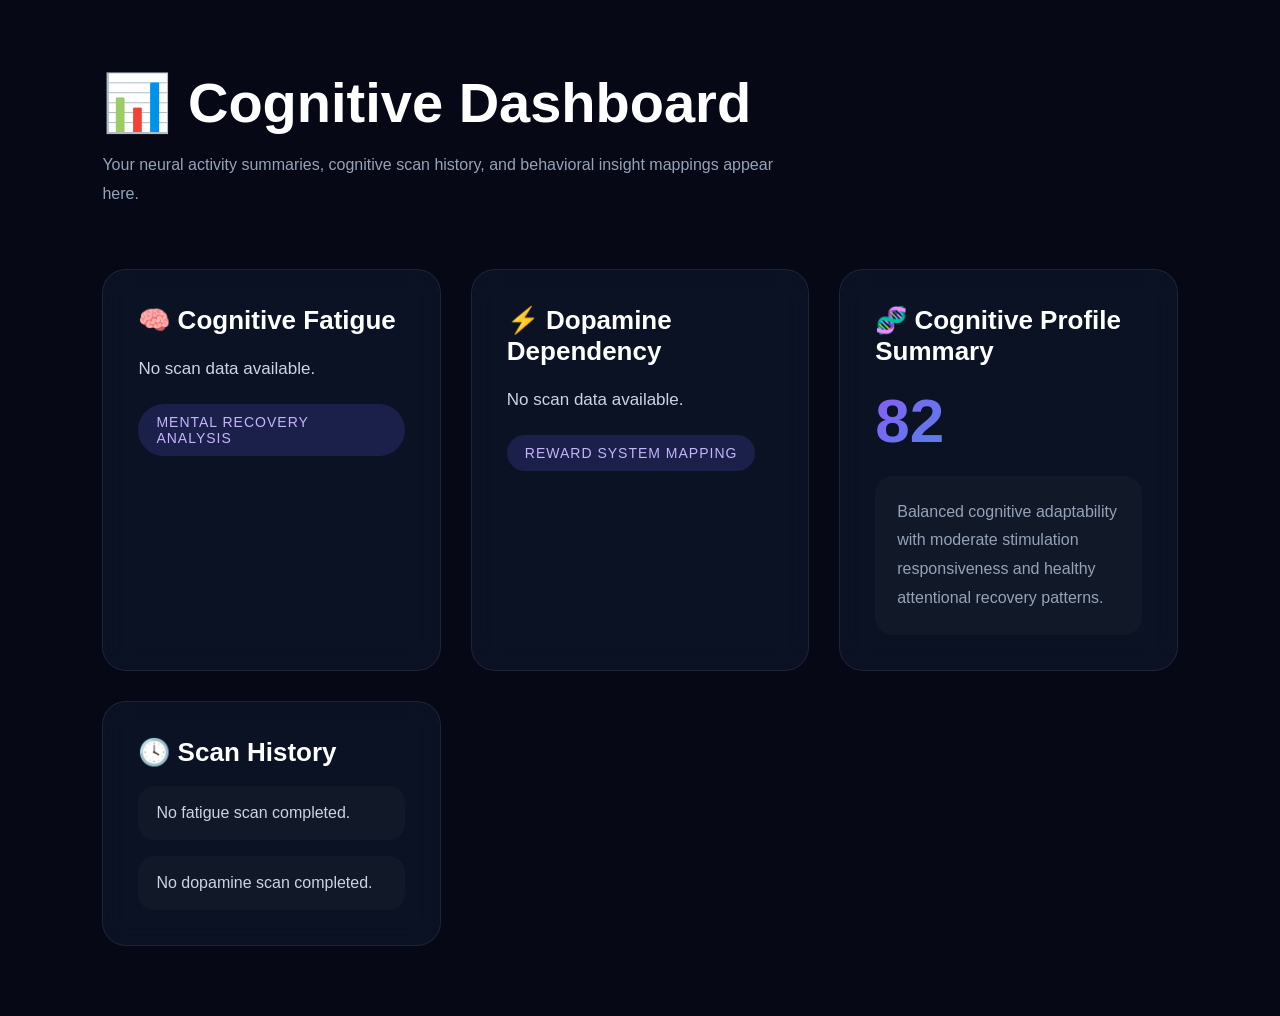
<file: dashboard.html>
<!DOCTYPE html>
<html lang="en">

<head>

<meta charset="UTF-8">
<meta name="viewport" content="width=device-width, initial-scale=1.0">

<title>Cerebra X Dashboard</title>

<link href="https://fonts.googleapis.com/css2?family=Poppins:wght@300;400;500;700&display=swap" rel="stylesheet">

<link rel="stylesheet" href="style.css">

<style>

.dashboard-container{
padding:70px 8%;
}

.dashboard-title{
font-size:56px;
margin-bottom:15px;
}

.dashboard-subtitle{
color:#94a3b8;
line-height:1.8;
margin-bottom:60px;
max-width:700px;
}

.dashboard-grid{
display:grid;
grid-template-columns:repeat(auto-fit,minmax(300px,1fr));
gap:30px;
}

.dashboard-card{
background:rgba(15,23,42,0.72);
border:1px solid rgba(255,255,255,0.08);
backdrop-filter:blur(14px);
padding:35px;
border-radius:24px;
transition:0.3s;
}

.dashboard-card:hover{
transform:translateY(-6px);
border-color:rgba(99,102,241,0.35);
}

.dashboard-card h2{
margin-bottom:18px;
font-size:26px;
}

.result-text{
color:#cbd5e1;
line-height:1.8;
font-size:17px;
}

.neural-score{
font-size:62px;
font-weight:700;
margin-top:10px;
background:linear-gradient(135deg,#8b5cf6,#06b6d4);
-webkit-background-clip:text;
-webkit-text-fill-color:transparent;
}

.profile-summary{
margin-top:20px;
padding:22px;
background:#111827;
border-radius:18px;
line-height:1.8;
color:#94a3b8;
}

.status-pill{
display:inline-block;
padding:10px 18px;
border-radius:40px;
background:rgba(99,102,241,0.18);
color:#c4b5fd;
margin-top:20px;
font-size:14px;
letter-spacing:1px;
text-transform:uppercase;
}

.scan-history{
margin-top:15px;
display:flex;
flex-direction:column;
gap:16px;
}

.history-item{
padding:18px;
background:#111827;
border-radius:16px;
color:#cbd5e1;
}

.empty-state{
color:#64748b;
line-height:1.8;
}

@media(max-width:768px){

.dashboard-title{
font-size:42px;
}

}

</style>

</head>

<body>

<div class="background-glow"></div>

<div class="dashboard-container">

<h1 class="dashboard-title">
📊 Cognitive Dashboard
</h1>

<p class="dashboard-subtitle">
Your neural activity summaries, cognitive scan history, and behavioral insight mappings appear here.
</p>

<div class="dashboard-grid">

<div class="dashboard-card">

<h2>
🧠 Cognitive Fatigue
</h2>

<div class="result-text" id="fatigueResult">
No scan data available.
</div>

<div class="status-pill">
Mental Recovery Analysis
</div>

</div>

<div class="dashboard-card">

<h2>
⚡ Dopamine Dependency
</h2>

<div class="result-text" id="dopamineResult">
No scan data available.
</div>

<div class="status-pill">
Reward System Mapping
</div>

</div>

<div class="dashboard-card">

<h2>
🧬 Cognitive Profile Summary
</h2>

<div class="neural-score" id="neuralScore">
82
</div>

<div class="profile-summary" id="profileSummary">

Balanced cognitive adaptability with moderate stimulation responsiveness and healthy attentional recovery patterns.

</div>

</div>

<div class="dashboard-card">

<h2>
🕓 Scan History
</h2>

<div class="scan-history">

<div class="history-item" id="historyFatigue">
No fatigue scan completed.
</div>

<div class="history-item" id="historyDopamine">
No dopamine scan completed.
</div>

</div>

</div>

</div>

</div>

<script>

const fatigueResult =
localStorage.getItem("fatigueResult");

const dopamineResult =
localStorage.getItem("dopamineResult");

if(fatigueResult){

document.getElementById("fatigueResult").innerText =
fatigueResult;

document.getElementById("historyFatigue").innerText =
"Completed: " + fatigueResult;

}

if(dopamineResult){

document.getElementById("dopamineResult").innerText =
dopamineResult;

document.getElementById("historyDopamine").innerText =
"Completed: " + dopamineResult;

}

const profileSummary =
document.getElementById("profileSummary");

const neuralScore =
document.getElementById("neuralScore");

if(
fatigueResult &&
dopamineResult
){

profileSummary.innerText =
"Your neural patterns indicate adaptive cognitive flexibility with measurable stimulation sensitivity and moderate attentional switching behavior.";

neuralScore.innerText = "91";

}

else if(
fatigueResult ||
dopamineResult
){

profileSummary.innerText =
"Partial neural mapping available. Complete additional scans to unlock deeper cognitive profiling.";

neuralScore.innerText = "74";

}

</script>

</body>
</html>
</file>
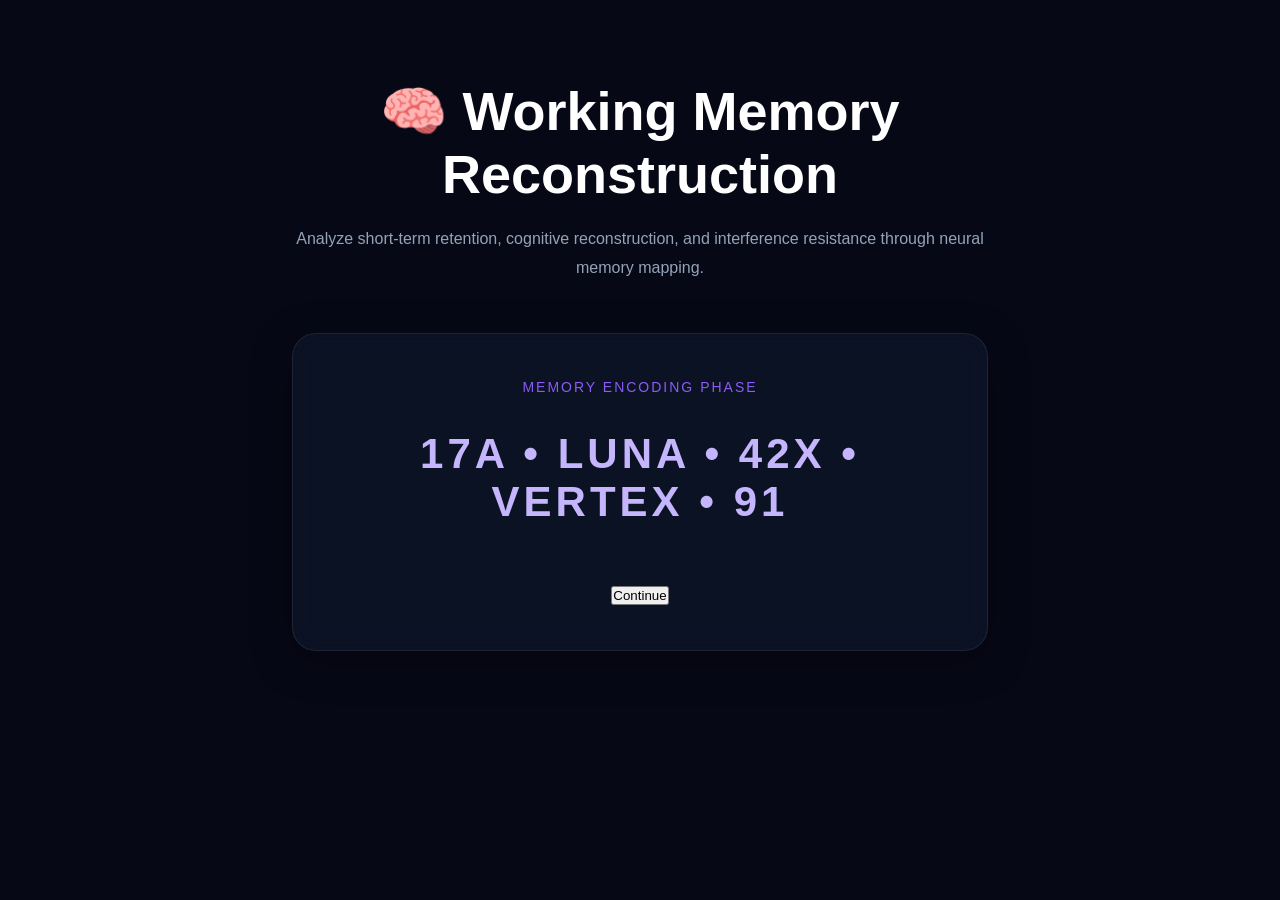
<file: memory.html>
<!DOCTYPE html>
<html lang="en">

<head>

<meta charset="UTF-8">
<meta name="viewport" content="width=device-width, initial-scale=1.0">

<title>Working Memory Reconstruction</title>

<link href="https://fonts.googleapis.com/css2?family=Poppins:wght@300;400;500;700&display=swap" rel="stylesheet">

<link rel="stylesheet" href="style.css">

<style>

.scan-container{
max-width:900px;
margin:auto;
padding:80px 8%;
text-align:center;
}

.scan-title{
font-size:54px;
margin-bottom:20px;
}

.scan-subtitle{
color:#94a3b8;
line-height:1.8;
margin-bottom:50px;
}

.card{
background:rgba(15,23,42,0.72);
border:1px solid rgba(255,255,255,0.08);
backdrop-filter:blur(14px);
padding:45px;
border-radius:24px;
box-shadow:0 10px 40px rgba(0,0,0,0.35);
}

.sequence{
font-size:42px;
font-weight:700;
letter-spacing:4px;
margin:35px 0;
color:#c4b5fd;
}

.interference{
font-size:28px;
margin:30px 0;
line-height:1.7;
}

input{
width:100%;
padding:18px;
margin-top:25px;
border:none;
border-radius:16px;
background:#111827;
color:white;
font-size:17px;
outline:none;
}

button{
margin-top:25px;
}

.result-card{
display:none;
margin-top:40px;
background:rgba(15,23,42,0.72);
padding:40px;
border-radius:24px;
border:1px solid rgba(255,255,255,0.08);
}

.result-card h2{
font-size:40px;
margin-bottom:20px;
}

.result-card p{
color:#94a3b8;
line-height:1.8;
margin-bottom:20px;
}

.action-buttons{
display:flex;
justify-content:center;
gap:20px;
margin-top:30px;
flex-wrap:wrap;
}

.action-buttons a{
text-decoration:none;
}

.phase-label{
font-size:14px;
letter-spacing:2px;
text-transform:uppercase;
color:#8b5cf6;
margin-bottom:20px;
}

@media(max-width:768px){

.scan-title{
font-size:40px;
}

.sequence{
font-size:28px;
}

.interference{
font-size:22px;
}

}

</style>

</head>

<body>

<div class="background-glow"></div>

<div class="scan-container">

<h1 class="scan-title">
🧠 Working Memory Reconstruction
</h1>

<p class="scan-subtitle">
Analyze short-term retention, cognitive reconstruction, and interference resistance through neural memory mapping.
</p>

<div class="card" id="scanCard">

<div class="phase-label" id="phaseLabel">
Memory Encoding Phase
</div>

<div id="contentArea">

<div class="sequence" id="sequence">
17A • LUNA • 42X • VERTEX • 91
</div>

<button onclick="startInterference()">
Continue
</button>

</div>

</div>

<div class="result-card" id="resultCard">

<h2 id="resultTitle"></h2>

<p id="resultText"></p>

<p id="insightText"></p>



<a href="index.html">
<button>
Return Home
</button>
</a>
<div class="action-buttons">

<a href="index.html#scans">

<button>
Take Another Scan
</button>

</a>

<a href="index.html">

<button>
Return Home
</button>

</a>

<a href="dashboard.html">

<button>
Open Dashboard
</button>

</a>

</div>

</div>

</div>

<script>

const originalSequence =
"17A LUNA 42X VERTEX 91";

function startInterference(){

document.getElementById("phaseLabel").innerText =
"Interference Phase";

document.getElementById("contentArea").innerHTML = `

<div class="interference">

Mentally arrange these numbers from lowest to highest:

<br><br>

91 • 12 • 47 • 3 • 28

</div>

<button onclick="startRecall()">
Continue
</button>

`;

}

function startRecall(){

document.getElementById("phaseLabel").innerText =
"Reconstruction Phase";

document.getElementById("contentArea").innerHTML = `

<div class="interference">

Reconstruct the original sequence from memory.

</div>

<input
type="text"
id="memoryInput"
placeholder="Type the sequence here..."
>

<button onclick="analyzeMemory()">
Analyze Recall
</button>

`;

}

function analyzeMemory(){

const input =
document.getElementById("memoryInput")
.value
.toUpperCase();

let score = 0;

const items =
["17A","LUNA","42X","VERTEX","91"];

items.forEach(item=>{

if(input.includes(item)){
score++;
}

});

document.getElementById("scanCard").style.display =
"none";

document.getElementById("resultCard").style.display =
"block";

let title = "";
let text = "";
let insight = "";

if(score >= 5){

title =
"🧩 High Recall Stability";

text =
"Your responses suggest strong short-term retention and efficient memory reconstruction under interference.";

insight =
"Research suggests higher working memory stability may support sustained reasoning and attentional control.";

}

else if(score >= 3){

title =
"⚡ Adaptive Reconstruction Pattern";

text =
"Your responses indicate moderate memory flexibility with partial retention recovery after cognitive interference.";

insight =
"Moderate reconstruction variability is common during divided attention and interference conditions.";

}

else{

title =
"🌙 Interference Sensitivity";

text =
"Your responses suggest reduced recall consistency during attentional disruption and cognitive interruption.";

insight =
"Working memory performance may fluctuate under high cognitive load or rapid attentional switching.";

}

document.getElementById("resultTitle").innerText =
title;

document.getElementById("resultText").innerText =
text;

document.getElementById("insightText").innerText =
insight;

localStorage.setItem("memoryResult",title);

}

</script>

</body>
</html>
</file>
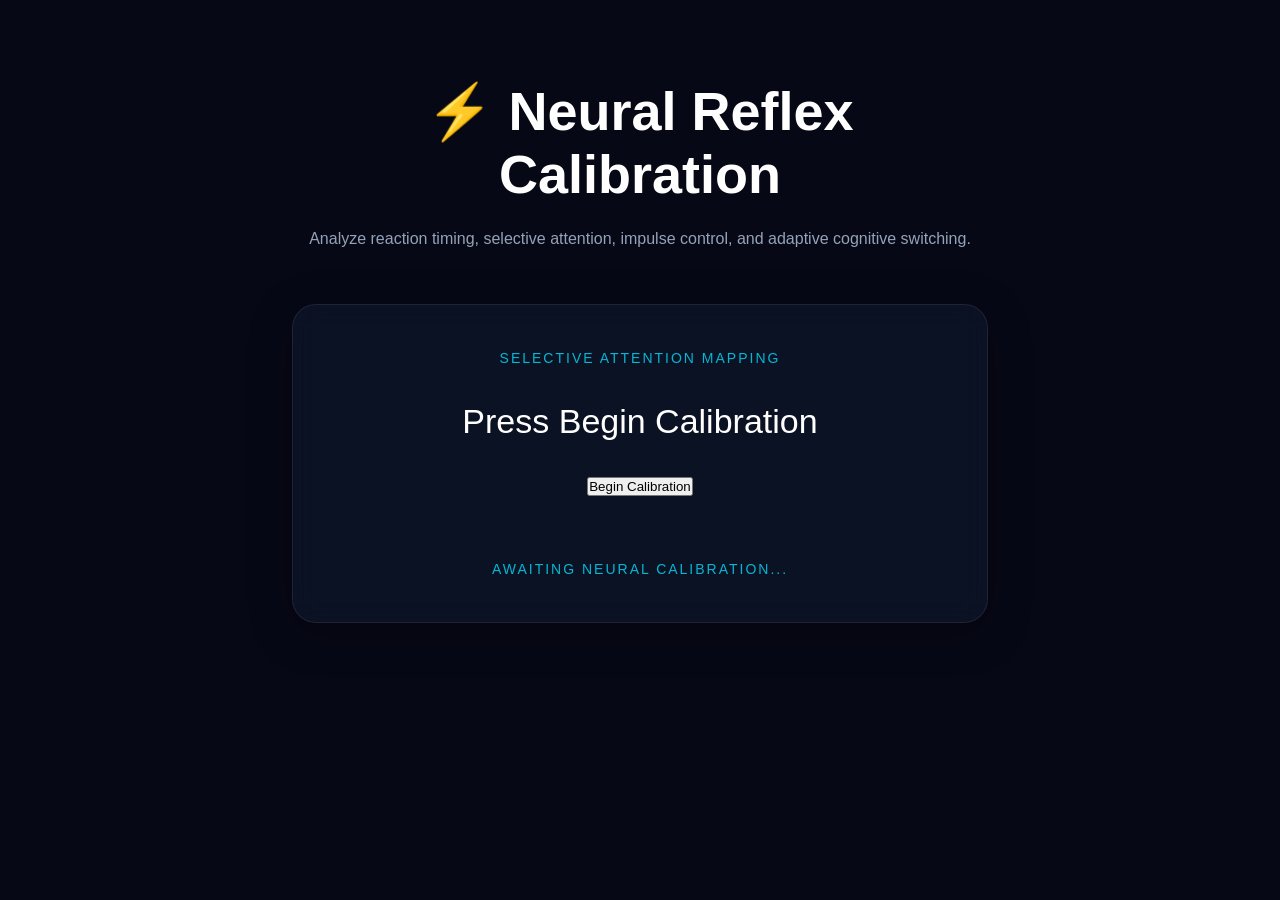
<file: reaction.html>
<!DOCTYPE html>
<html lang="en">

<head>

<meta charset="UTF-8">
<meta name="viewport" content="width=device-width, initial-scale=1.0">

<title>Neural Reflex Calibration</title>

<link href="https://fonts.googleapis.com/css2?family=Poppins:wght@300;400;500;700&display=swap" rel="stylesheet">

<link rel="stylesheet" href="style.css">

<style>

.scan-container{
max-width:900px;
margin:auto;
padding:80px 8%;
text-align:center;
}

.scan-title{
font-size:54px;
margin-bottom:20px;
}

.scan-subtitle{
color:#94a3b8;
line-height:1.8;
margin-bottom:50px;
}

.card{
background:rgba(15,23,42,0.72);
border:1px solid rgba(255,255,255,0.08);
backdrop-filter:blur(14px);
padding:45px;
border-radius:24px;
box-shadow:0 10px 40px rgba(0,0,0,0.35);
}

.phase-label{
font-size:14px;
letter-spacing:2px;
text-transform:uppercase;
color:#06b6d4;
margin-bottom:20px;
}

.instruction{
font-size:34px;
margin:30px 0;
line-height:1.5;
}

.word-container{
display:flex;
justify-content:center;
gap:40px;
flex-wrap:wrap;
margin-top:40px;
}

.word-btn{
padding:24px 34px;
border:none;
border-radius:18px;
font-size:24px;
font-weight:700;
cursor:pointer;
transition:0.25s;
min-width:180px;
}

.word-btn:hover{
transform:translateY(-5px) scale(1.03);
}

.result-card{
display:none;
margin-top:40px;
background:rgba(15,23,42,0.72);
padding:40px;
border-radius:24px;
border:1px solid rgba(255,255,255,0.08);
}

.result-card h2{
font-size:40px;
margin-bottom:20px;
}

.result-card p{
color:#94a3b8;
line-height:1.8;
margin-bottom:20px;
}

.reaction-score{
font-size:68px;
font-weight:700;
margin:25px 0;
background:linear-gradient(135deg,#06b6d4,#8b5cf6);
-webkit-background-clip:text;
-webkit-text-fill-color:transparent;
}

.action-buttons{
display:flex;
justify-content:center;
gap:20px;
margin-top:30px;
flex-wrap:wrap;
}

.action-buttons a{
text-decoration:none;
}

.status{
margin-top:25px;
font-size:14px;
letter-spacing:2px;
color:#06b6d4;
text-transform:uppercase;
}

@media(max-width:768px){

.scan-title{
font-size:40px;
}

.instruction{
font-size:26px;
}

.word-btn{
font-size:20px;
min-width:140px;
}

}

</style>

</head>

<body>

<div class="background-glow"></div>

<div class="scan-container">

<h1 class="scan-title">
⚡ Neural Reflex Calibration
</h1>

<p class="scan-subtitle">
Analyze reaction timing, selective attention, impulse control, and adaptive cognitive switching.
</p>

<div class="card" id="scanCard">

<div class="phase-label">
Selective Attention Mapping
</div>

<div class="instruction" id="instruction">
Press Begin Calibration
</div>

<button onclick="startCalibration()" id="startBtn">
Begin Calibration
</button>

<div class="word-container" id="wordContainer">
</div>

<div class="status" id="statusText">
Awaiting neural calibration...
</div>

</div>

<div class="result-card" id="resultCard">

<h2 id="resultTitle"></h2>

<div class="reaction-score" id="reactionScore">
0 ms
</div>

<p id="resultText"></p>

<p id="insightText"></p>

<div class="action-buttons">

<a href="index.html#scans">

<button>
Take Another Scan
</button>

</a>

<a href="index.html">

<button>
Return Home
</button>

</a>

<a href="dashboard.html">

<button>
Open Dashboard
</button>

</a>

</div>

</div>

</div>

<script>

const colors = [
"purple",
"blue",
"green"
];

let currentRound = 0;
let targetColor = "";
let startTime = 0;

let reactionTimes = [];

const instruction =
document.getElementById("instruction");

const wordContainer =
document.getElementById("wordContainer");

const statusText =
document.getElementById("statusText");

function startCalibration(){

document.getElementById("startBtn")
.style.display = "none";

nextRound();

}

function nextRound(){

if(currentRound >= 3){

showResults();

return;

}

wordContainer.innerHTML = "";

targetColor =
colors[Math.floor(Math.random()*colors.length)];

instruction.innerText =
`Click the ${targetColor.toUpperCase()} word`;

statusText.innerText =
`Round ${currentRound+1} / 3`;

const words = [
"NEURAL",
"FOCUS"
];

const randomColors = [
colors[Math.floor(Math.random()*3)],
colors[Math.floor(Math.random()*3)]
];

words.forEach((word,index)=>{

const button =
document.createElement("button");

button.classList.add("word-btn");

button.innerText = word;

button.style.background =
randomColors[index];

button.style.color = "white";

button.onclick = ()=>checkAnswer(
randomColors[index]
);

wordContainer.appendChild(button);

});

startTime = Date.now();

}

function checkAnswer(selectedColor){

const reactionTime =
Date.now() - startTime;

if(selectedColor === targetColor){

reactionTimes.push(reactionTime);

currentRound++;

statusText.innerText =
`${reactionTime} ms recorded`;

setTimeout(()=>{
nextRound();
},900);

}else{

statusText.innerText =
"Impulse mismatch detected";

}

}

function showResults(){

document.getElementById("scanCard")
.style.display = "none";

document.getElementById("resultCard")
.style.display = "block";

const average =
Math.floor(
reactionTimes.reduce((a,b)=>a+b,0)
/ reactionTimes.length
);

document.getElementById("reactionScore")
.innerText =
average + " ms";

let title = "";
let text = "";
let insight = "";

if(average <= 500){

title =
"🏅 Elite Neural Reflexes";

text =
"Your responses indicate rapid processing speed with strong selective attention control.";

insight =
"Fast visual-motor response timing is commonly associated with efficient attentional filtering and neural responsiveness.";

}

else if(average <= 900){

title =
"⚡ Adaptive Cognitive Response";

text =
"Your responses suggest balanced reaction timing with moderate attentional flexibility.";

insight =
"Adaptive response timing may reflect controlled processing and stable cognitive switching behavior.";

}

else{

title =
"🌀 Impulse Reactive Processing";

text =
"Your responses indicate delayed processing or increased attentional interference during rapid switching tasks.";

insight =
"Reduced inhibitory filtering may increase response variability during selective attention challenges.";

}

document.getElementById("resultTitle")
.innerText = title;

document.getElementById("resultText")
.innerText = text;

document.getElementById("insightText")
.innerText = insight;

localStorage.setItem(
"reactionResult",
title
);

}

</script>

</body>
</html>
</file>
<file: style.css>
*{
    margin:0;
    padding:0;
    box-sizing:border-box;
}

html{
    scroll-behavior:smooth;
}

body{
    background:#070816;
    color:white;
    font-family:'Space Grotesk',sans-serif;
    overflow-x:hidden;
    position:relative;
}

/* Background Glow */

.bg-glow{
    position:fixed;
    border-radius:50%;
    filter:blur(120px);
    z-index:-1;
}

.glow1{
    width:420px;
    height:420px;
    background:#8a2eff;
    top:-140px;
    left:-120px;
    opacity:0.32;
}

.glow2{
    width:520px;
    height:520px;
    background:#00bfff;
    bottom:-200px;
    right:-120px;
    opacity:0.18;
}

/* Navbar */

.navbar{
    width:100%;
    padding:24px 70px;

    display:flex;
    justify-content:space-between;
    align-items:center;

    position:sticky;
    top:0;

    backdrop-filter:blur(18px);

    background:rgba(7,8,22,0.55);

    z-index:1000;
}

.logo-area{
    display:flex;
    align-items:center;
    gap:14px;
}

.logo-img{
    width:58px;

    filter:
    drop-shadow(0 0 18px rgba(138,46,255,0.7));
}

.logo-text{
    font-size:2rem;
    font-weight:700;
    letter-spacing:2px;

    background:
    linear-gradient(
    90deg,
    #ffffff,
    #d3bcff,
    #76d9ff
    );

    -webkit-background-clip:text;
    -webkit-text-fill-color:transparent;
}

.nav-links{
    display:flex;
    gap:36px;
}

.nav-links a{
    text-decoration:none;
    color:#d7d7e1;
    font-size:1rem;
    transition:0.3s;
}

.nav-links a:hover{
    color:#b584ff;
}

/* Hero */

.hero{
    width:100%;
    min-height:88vh;

    display:flex;
    justify-content:space-between;
    align-items:center;

    padding:40px 70px 20px;
    gap:60px;
}

/* Left */

.hero-left{
    max-width:650px;
}

.small-tag{
    color:#b584ff;
    margin-bottom:24px;

    font-size:0.95rem;

    letter-spacing:2px;
    text-transform:uppercase;
}

.hero-left h2{
    font-size:5.3rem;
    line-height:0.96;

    margin-bottom:32px;

    font-weight:700;

    background:
    linear-gradient(
    180deg,
    #ffffff,
    #d8d8d8
    );

    -webkit-background-clip:text;
    -webkit-text-fill-color:transparent;
}

.hero-description{
    color:#a5a7ba;
    line-height:1.9;
    font-size:1.08rem;

    margin-bottom:42px;

    max-width:580px;
}

/* Button */

.main-btn{
    padding:18px 40px;

    border:none;
    border-radius:18px;

    background:
    linear-gradient(
    135deg,
    #8a2eff,
    #4cc9ff
    );

    color:white;

    font-size:1rem;
    font-weight:600;

    cursor:pointer;

    transition:0.35s;

    box-shadow:
    0 0 30px rgba(138,46,255,0.45);
}

.main-btn:hover{
    transform:
    translateY(-4px)
    scale(1.03);

    box-shadow:
    0 0 42px rgba(138,46,255,0.7);
}

/* Right */

.hero-right{
    display:flex;
    justify-content:center;
    align-items:center;
}

.brain-hero{
    width:500px;

    filter:
    drop-shadow(0 0 45px rgba(138,46,255,0.5));

    animation:float 5s ease-in-out infinite;
}

/* Floating */

@keyframes float{

    0%{
        transform:translateY(0px);
    }

    50%{
        transform:translateY(-18px);
    }

    100%{
        transform:translateY(0px);
    }
}

/* Scan Cards */

.scan-grid{
    width:100%;

    display:grid;

    grid-template-columns:
    repeat(auto-fit,minmax(260px,1fr));

    gap:30px;

    padding:40px 70px 90px;
}

.scan-card{
    text-decoration:none;

    background:
    rgba(255,255,255,0.05);

    border:
    1px solid rgba(255,255,255,0.08);

    border-radius:26px;

    padding:36px;

    backdrop-filter:blur(18px);

    transition:0.35s;

    color:white;

    position:relative;

    overflow:hidden;
}

.scan-card::before{
    content:"";

    position:absolute;

    width:180px;
    height:180px;

    border-radius:50%;

    background:
    rgba(138,46,255,0.15);

    top:-60px;
    right:-60px;

    filter:blur(40px);
}

.scan-card:hover{

    transform:
    translateY(-10px);

    border:
    1px solid rgba(138,46,255,0.45);

    box-shadow:
    0 0 35px rgba(138,46,255,0.24);
}

.scan-card h3{
    font-size:1.45rem;

    margin-bottom:18px;

    position:relative;
    z-index:2;
}

.scan-card p{
    color:#b8bbca;

    line-height:1.8;

    position:relative;
    z-index:2;
}

/* Responsive */

@media(max-width:1000px){

    .hero{
        flex-direction:column;
        text-align:center;
        padding-top:70px;
    }

    .hero-left h2{
        font-size:4rem;
    }

    .brain-hero{
        width:340px;
    }
}

@media(max-width:700px){

    .navbar{
        padding:22px 24px;
    }

    .hero{
        padding:40px 24px;
    }

    .scan-grid{
        padding:20px 24px 70px;
    }

    .hero-left h2{
        font-size:3.2rem;
    }

    .logo-text{
        font-size:1.4rem;
    }

    .brain-hero{
        width:280px;
    }

    .nav-links{
        gap:18px;
    }
}
</file>
